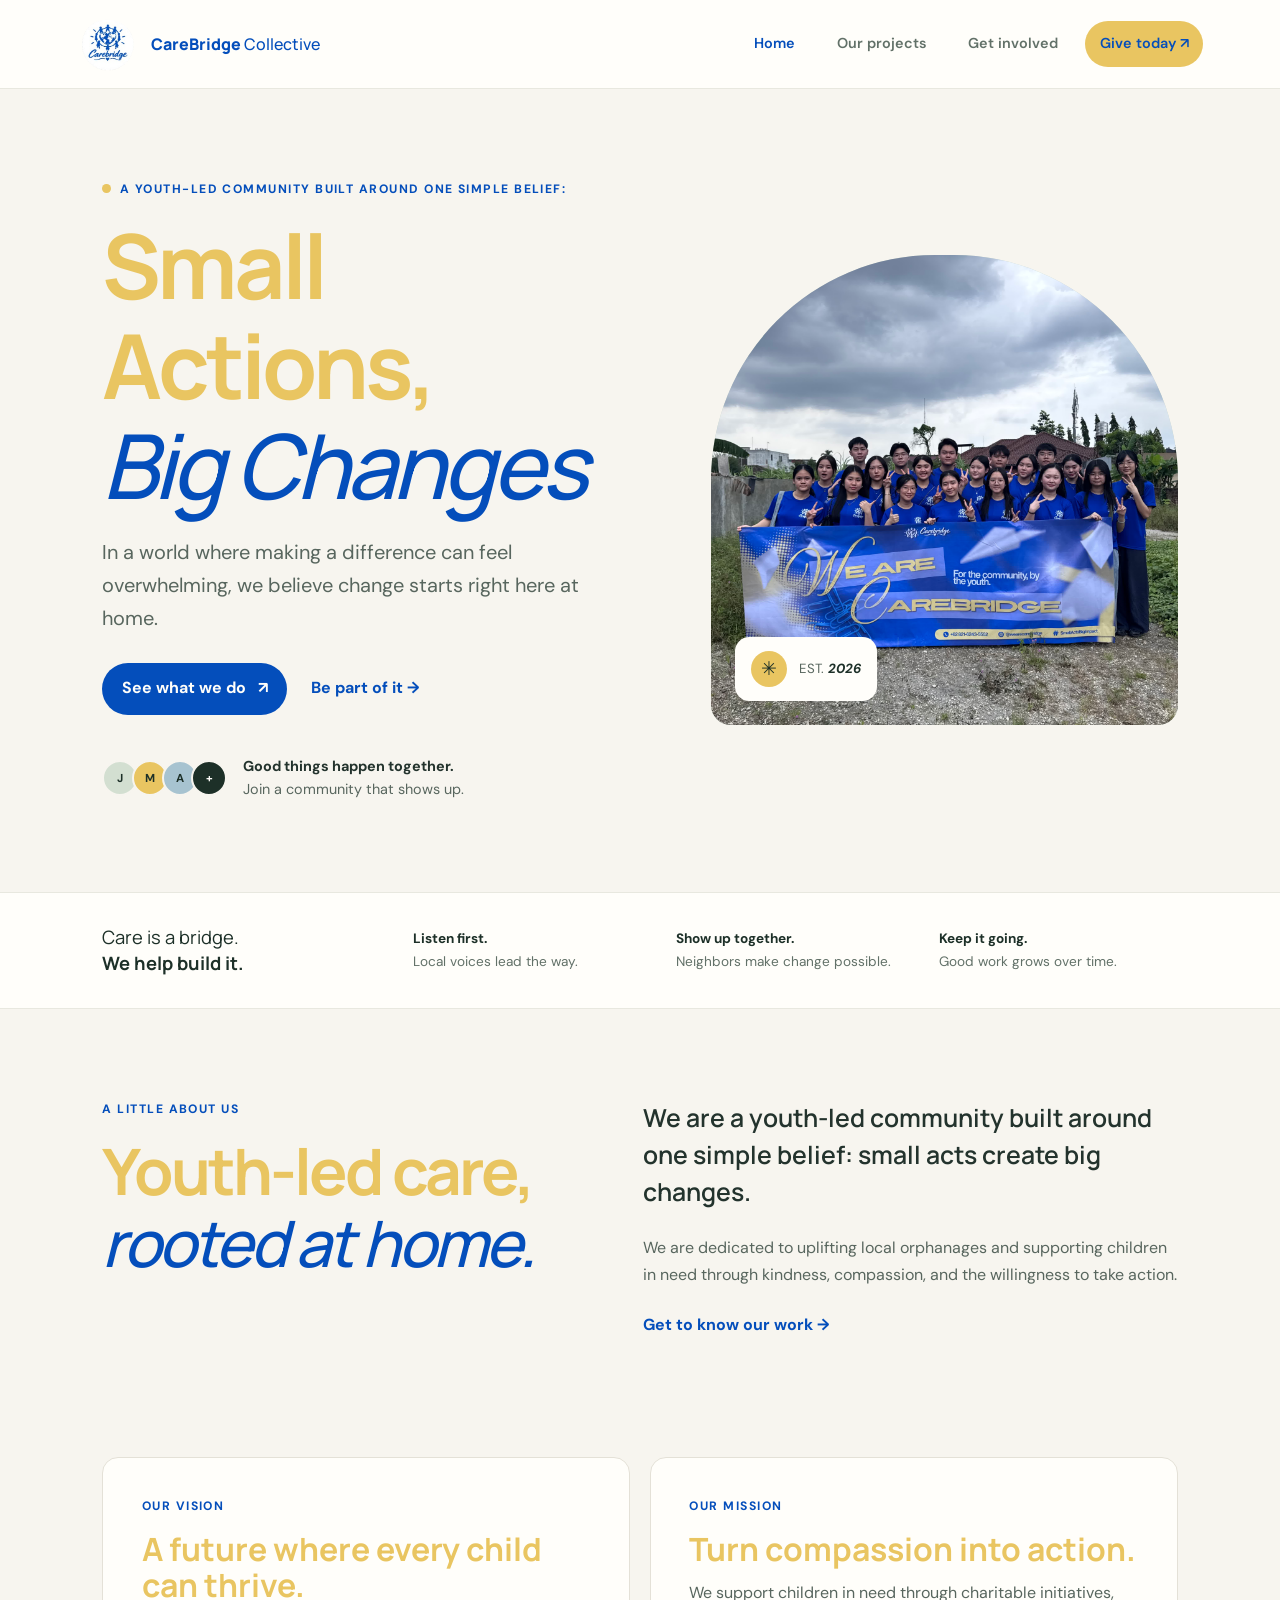
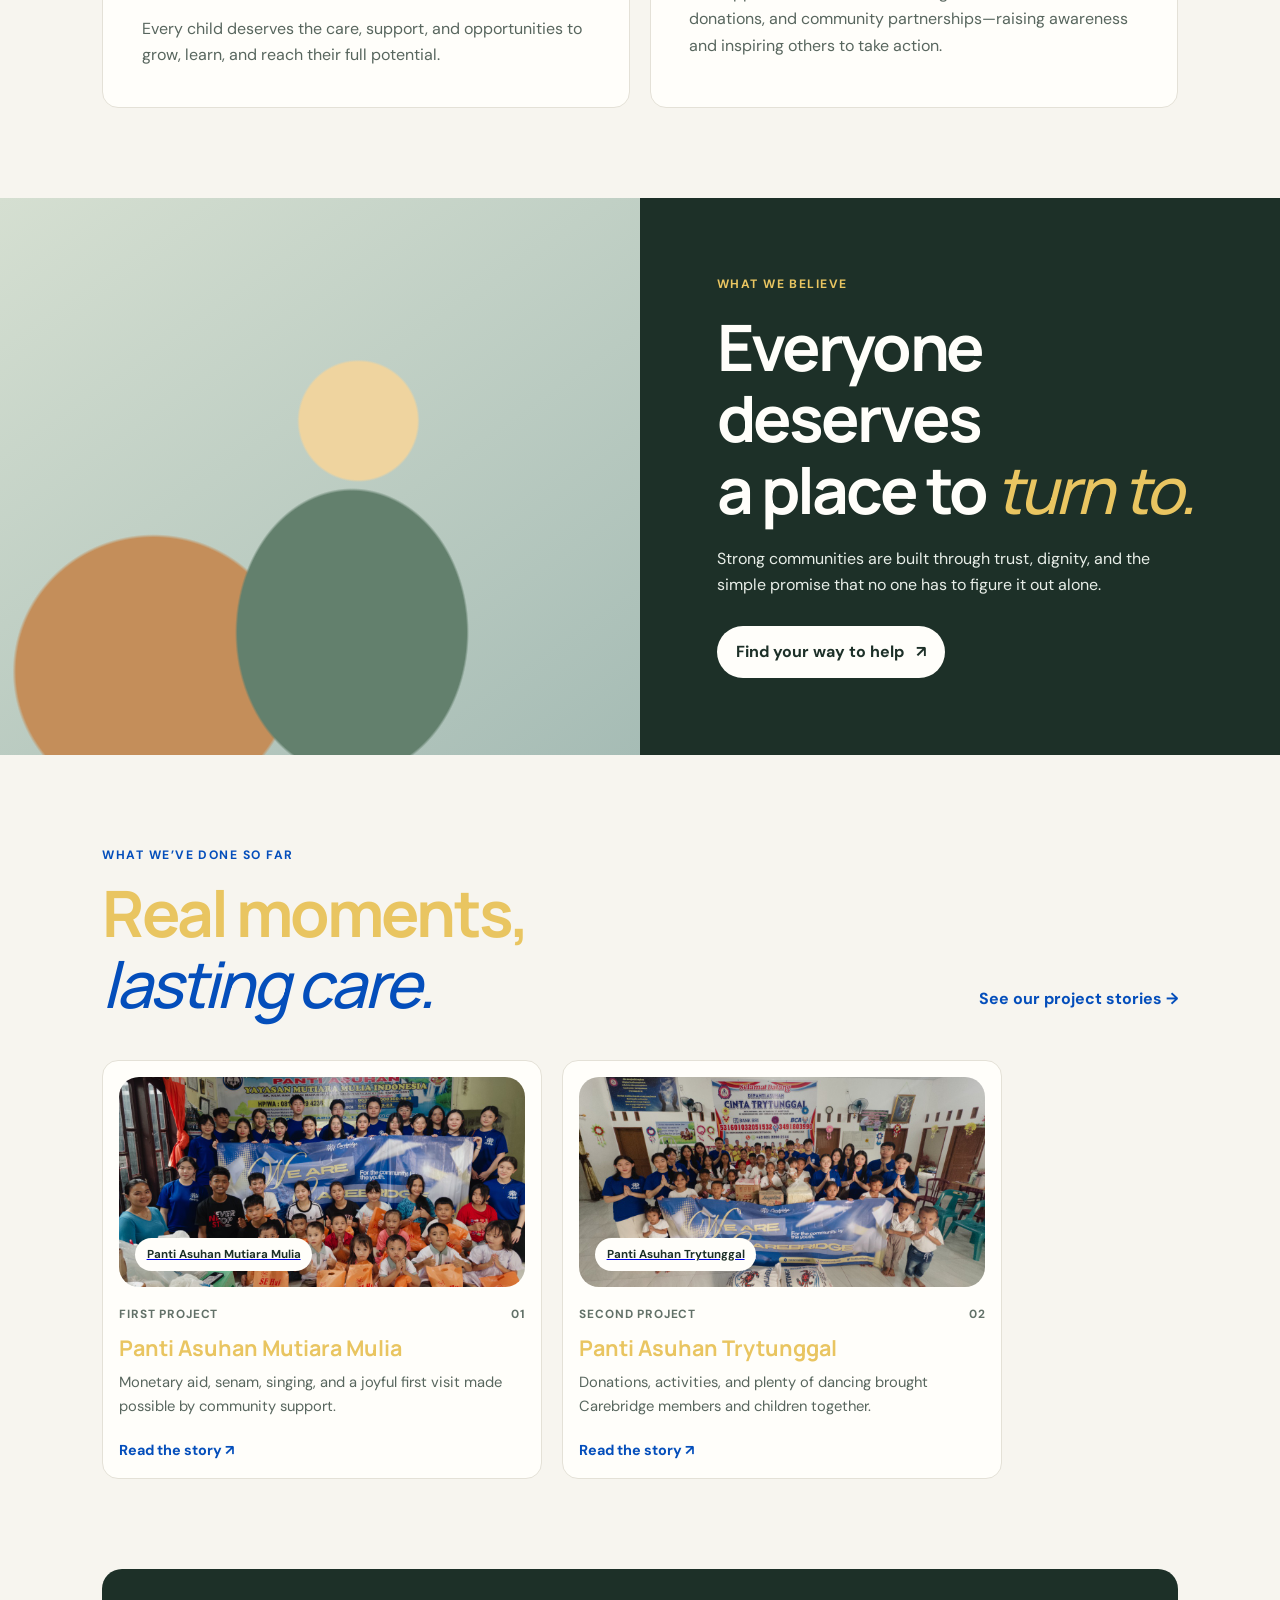
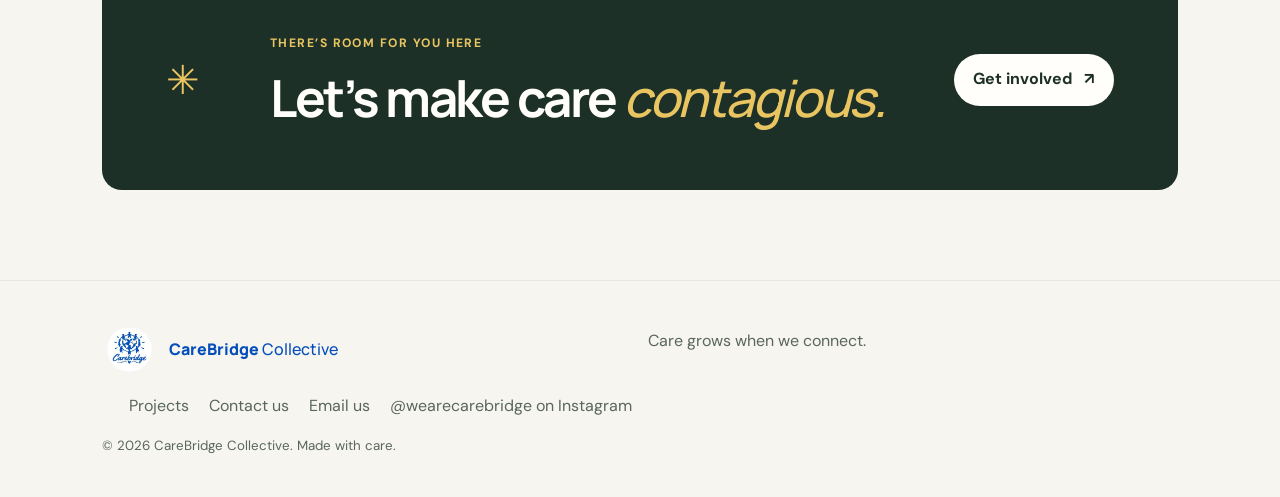
<file: index.html>
<!DOCTYPE html>
<html lang="en">
<head>
    <meta charset="utf-8">
    <meta http-equiv="refresh" content="0; url=Homepage.html">
    <title>Redirecting to CareBridge</title>
</head>
<body>
  <p>Redirecting to <a href="Homepage.html">the homepage</a>.</p>
  <script>window.location.replace("Homepage.html");</script>
</body>
</html>
</file>
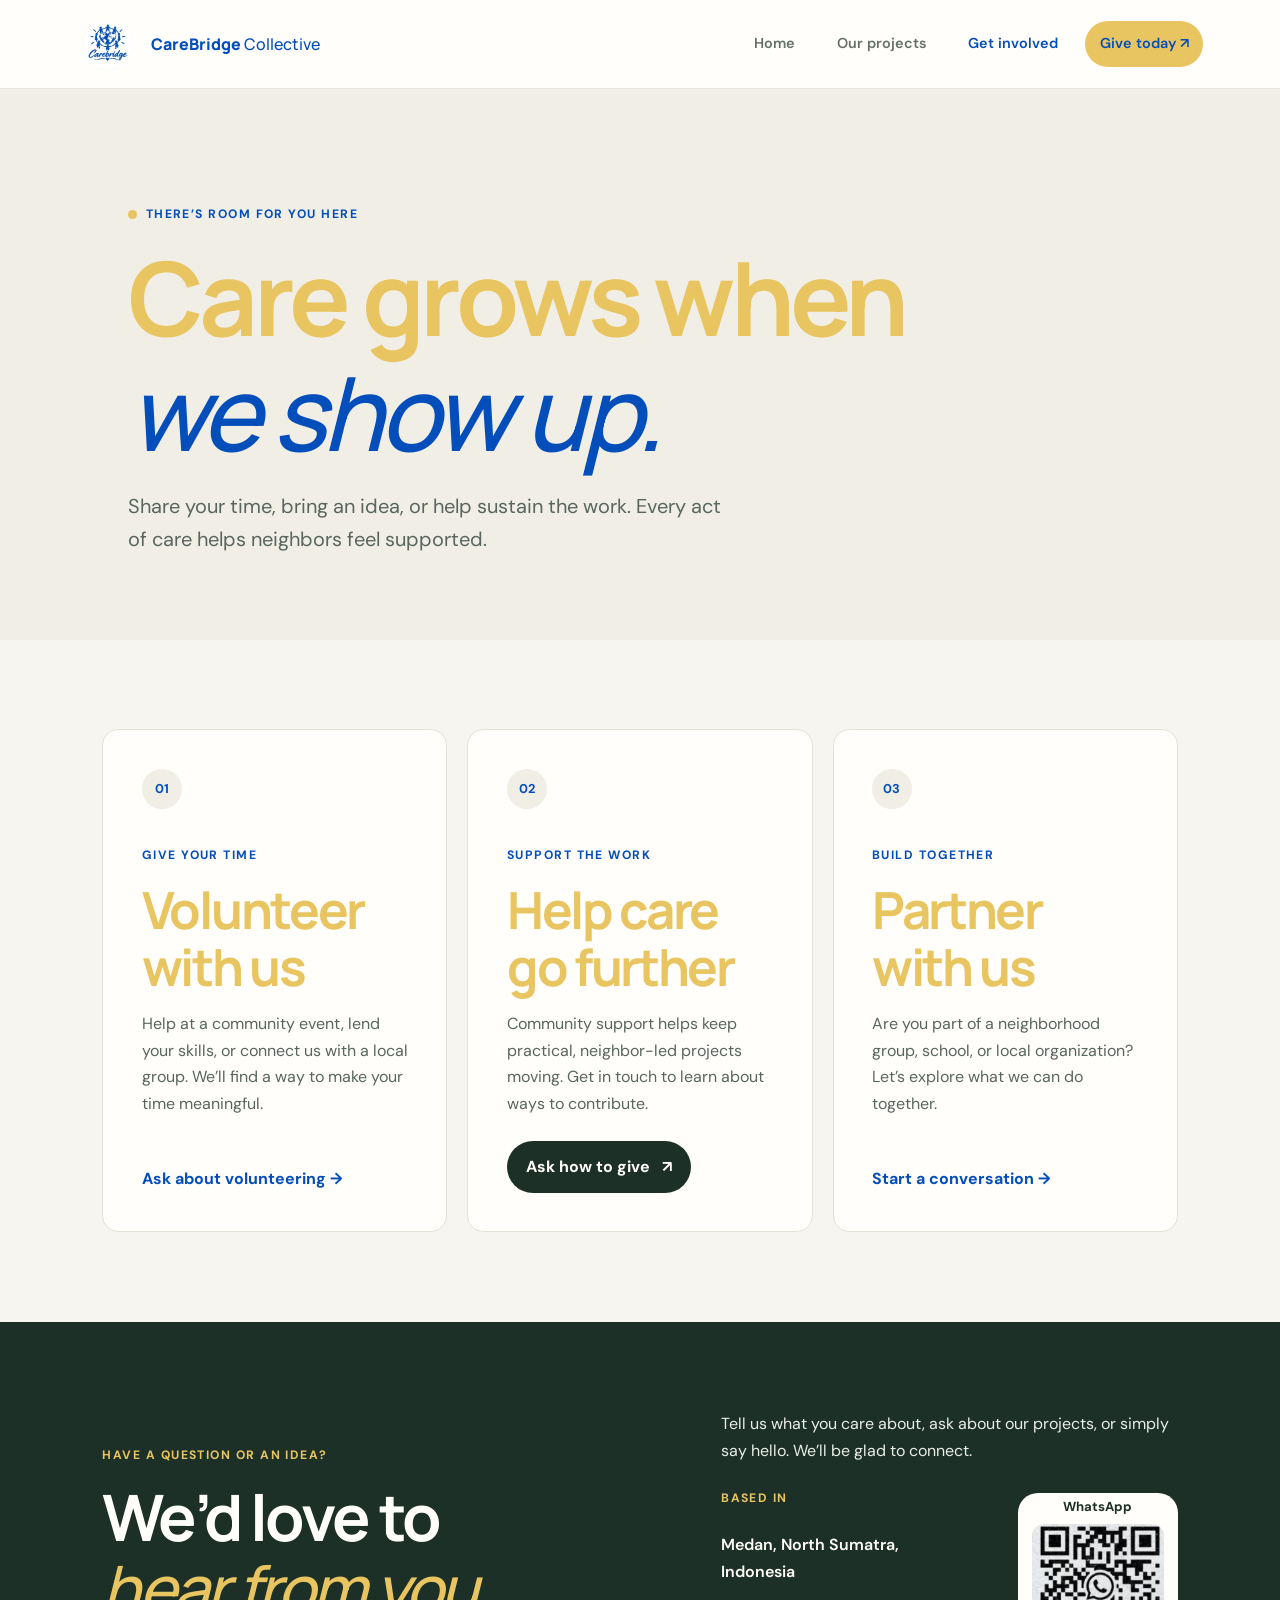
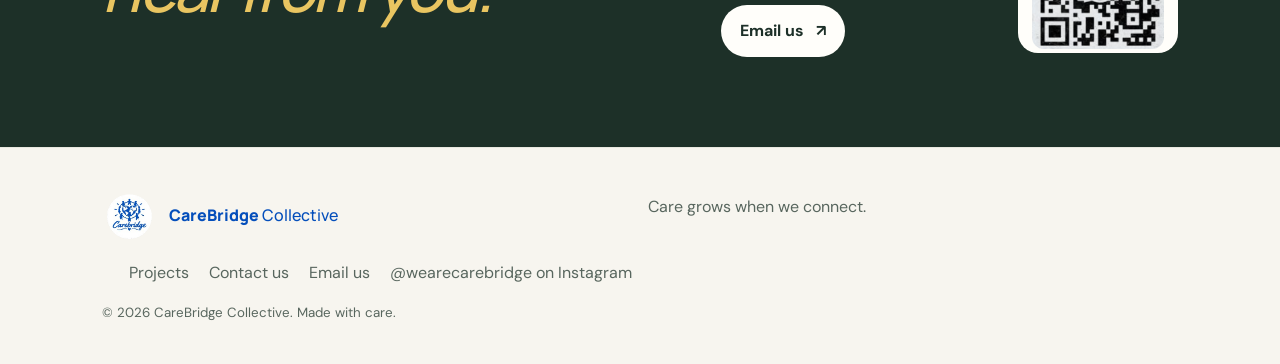
<file: donate.html>
<!doctype html>
<html lang="en">
  <head>
    <meta charset="utf-8">
    <meta name="viewport" content="width=device-width, initial-scale=1">
    <meta name="theme-color" content="#f7f5ef">
    <meta name="description" content="Find ways to volunteer, support CareBridge Collective, or get in touch.">
    <title>Get Involved — CareBridge Collective</title>
    <link rel="preconnect" href="https://fonts.googleapis.com">
    <link rel="preconnect" href="https://fonts.gstatic.com" crossorigin>
    <link href="https://fonts.googleapis.com/css2?family=DM+Sans:wght@400;500;600;700&family=Manrope:wght@400;500;600;700;800&display=swap" rel="stylesheet">
    <link rel="stylesheet" href="styles.css">
    <script src="site.js" defer></script>
  </head>
  <body>
    <header class="site-header">
      <a class="brand" href="Homepage.html" aria-label="CareBridge Collective home">
        <img class="brand-logo" src="images/carebridge-logo.png" alt="" width="64" height="64">
        <span>CareBridge <span class="brand-light">Collective</span></span>
      </a>
      <button class="menu-toggle" type="button" aria-expanded="false" aria-controls="primary-nav">Menu</button>
      <nav class="site-nav" id="primary-nav" aria-label="Main navigation">
        <a href="Homepage.html">Home</a>
        <a href="projects.html">Our projects</a>
        <a class="active" href="donate.html" aria-current="page">Get involved</a>
        <a class="nav-cta" href="#donate">Give today <span aria-hidden="true">↗</span></a>
      </nav>
    </header>

    <main>
      <section class="page-hero">
        <p class="eyebrow"><span class="eyebrow-dot"></span> There’s room for you here</p>
        <h1>Care grows when<br><em>we show up.</em></h1>
        <p class="hero-intro">Share your time, bring an idea, or help sustain the work. Every act of care helps neighbors feel supported.</p>
      </section>

      <section class="section involvement-section" aria-label="Ways to get involved">
        <article class="involvement-card">
          <span class="involvement-number">01</span>
          <p class="eyebrow">Give your time</p>
          <h2>Volunteer with us</h2>
          <p>Help at a community event, lend your skills, or connect us with a local group. We’ll find a way to make your time meaningful.</p>
          <a class="text-link" href="mailto:hello@carebridgecollective.org?subject=Volunteering%20with%20CareBridge">Ask about volunteering <span aria-hidden="true">→</span></a>
        </article>
        <article class="involvement-card" id="donate">
          <span class="involvement-number">02</span>
          <p class="eyebrow">Support the work</p>
          <h2>Help care go further</h2>
          <p>Community support helps keep practical, neighbor-led projects moving. Get in touch to learn about ways to contribute.</p>
          <a class="button button-dark" href="mailto:hello@carebridgecollective.org?subject=Supporting%20CareBridge">Ask how to give <span aria-hidden="true">↗</span></a>
        </article>
        <article class="involvement-card">
          <span class="involvement-number">03</span>
          <p class="eyebrow">Build together</p>
          <h2>Partner with us</h2>
          <p>Are you part of a neighborhood group, school, or local organization? Let’s explore what we can do together.</p>
          <a class="text-link" href="mailto:hello@carebridgecollective.org?subject=Community%20partnership">Start a conversation <span aria-hidden="true">→</span></a>
        </article>
      </section>

      <section class="contact-panel" id="contact">
        <div>
          <p class="eyebrow eyebrow-light">Have a question or an idea?</p>
          <h2>We’d love to<br><em>hear from you.</em></h2>
        </div>
        <div class="contact-copy">
          <p>Tell us what you care about, ask about our projects, or simply say hello. We’ll be glad to connect.</p>
          <div class="contact-details">
            <div class="contact-location">
              <p class="eyebrow eyebrow-light">Based in</p>
              <p>Medan, North Sumatra,<br>Indonesia</p>
              <a class="button button-light" href="mailto:carebridge18@gmail.com">Email us <span aria-hidden="true">↗</span></a>
            </div>
            <div class="whatsapp-qr-placeholder">
              <strong>WhatsApp</strong>
              <img src="images/carebridge-whatsapp-qr.png" alt="WhatsApp QR code for CareBridge">
            </div>
          </div>
        </div>
      </section>
    </main>

     <footer class="site-footer">
      <a class="brand brand-footer" href="Homepage.html" aria-label="CareBridge Collective home"><img class="brand-logo" src="images/carebridge-logo.png" alt="" width="56" height="56"><span>CareBridge <span class="brand-light">Collective</span></span></a>
      <p>Care grows when we connect.</p>
      <div class="footer-links"><a href="projects.html">Projects</a><a href="donate.html#contact">Contact us</a><a href="mailto:hello@carebridgecollective.org">Email us</a><a href="https://www.instagram.com/wearecarebridge/" target="_blank" rel="noopener noreferrer">@wearecarebridge on Instagram</a></div>
      <small>© <span data-year></span> CareBridge Collective. Made with care.</small>
    </footer>
    <!-- Cloudflare Web Analytics -->
    <script type="module" src="https://static.cloudflareinsights.com/beacon.min.js" data-cf-beacon='{"token": "947346bd25314e88bdcd7be268fbce9c"}'></script>
  </body>
</html>
</file>
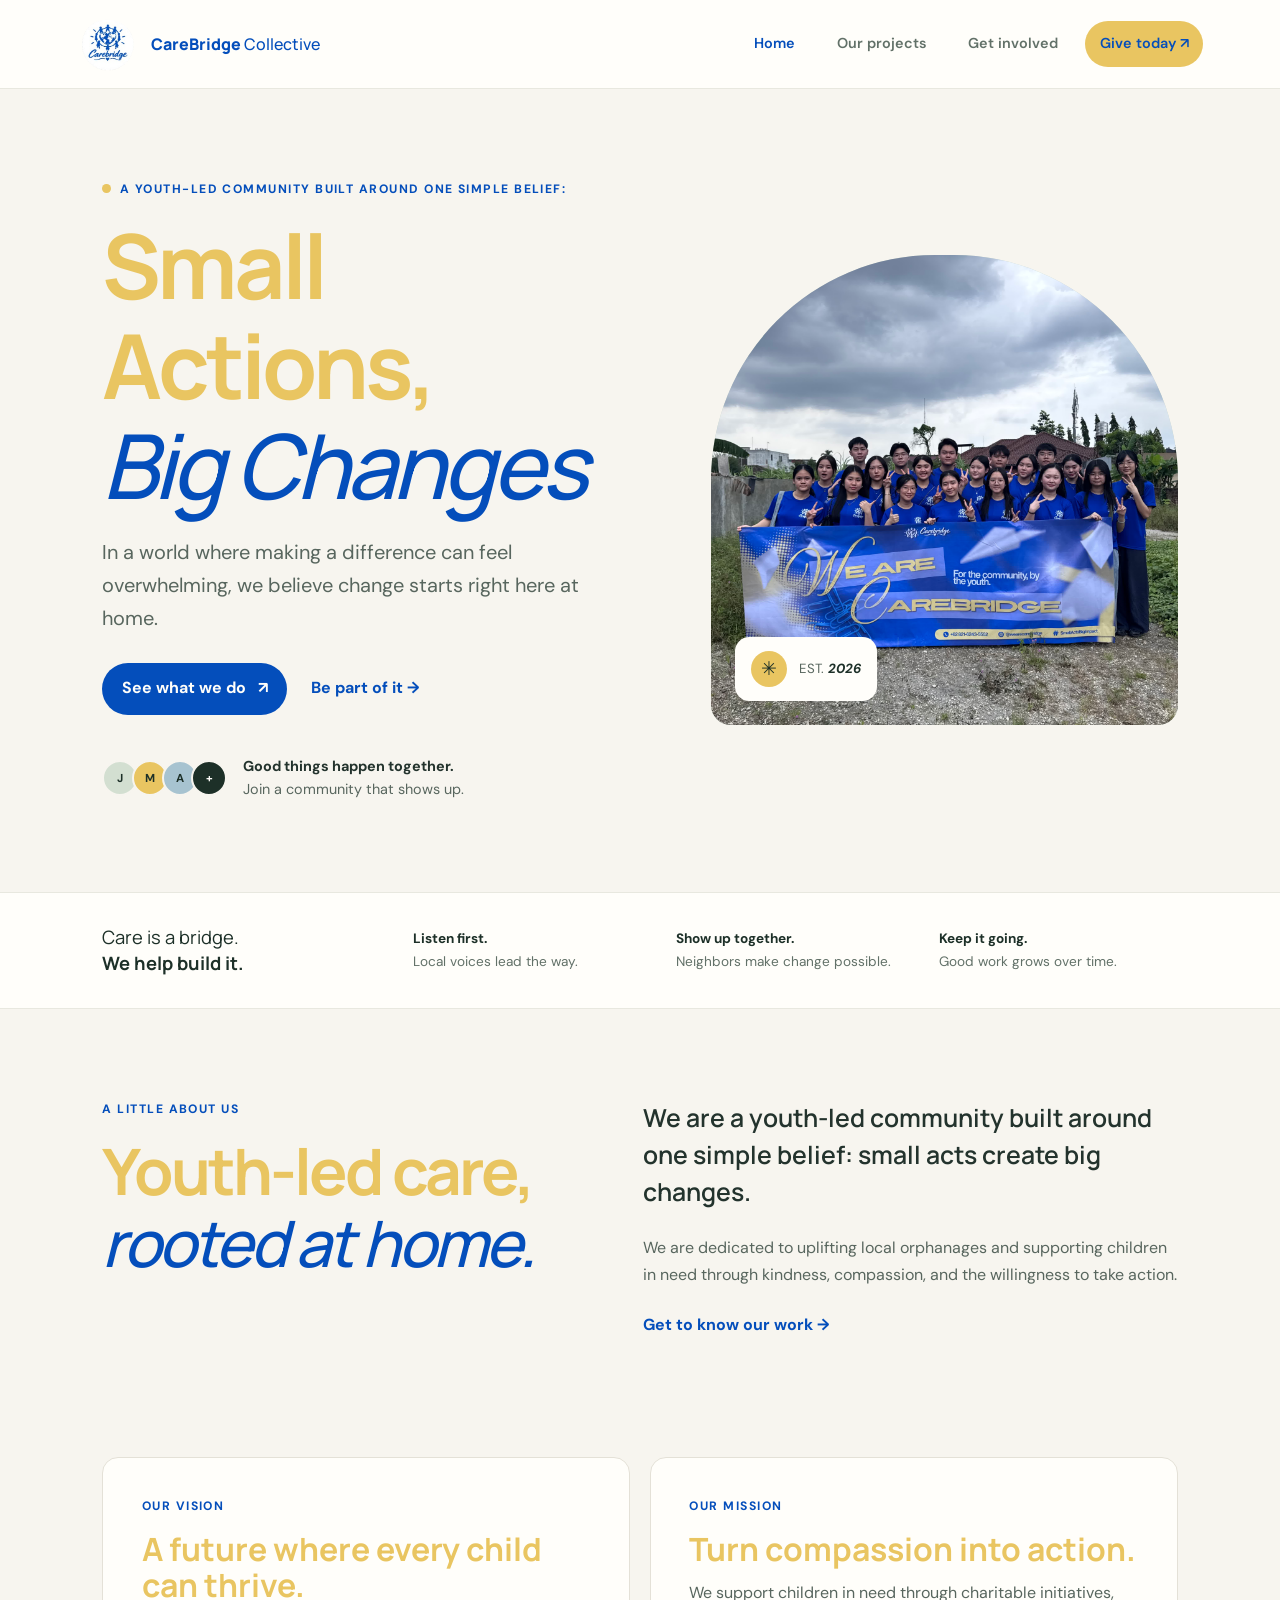
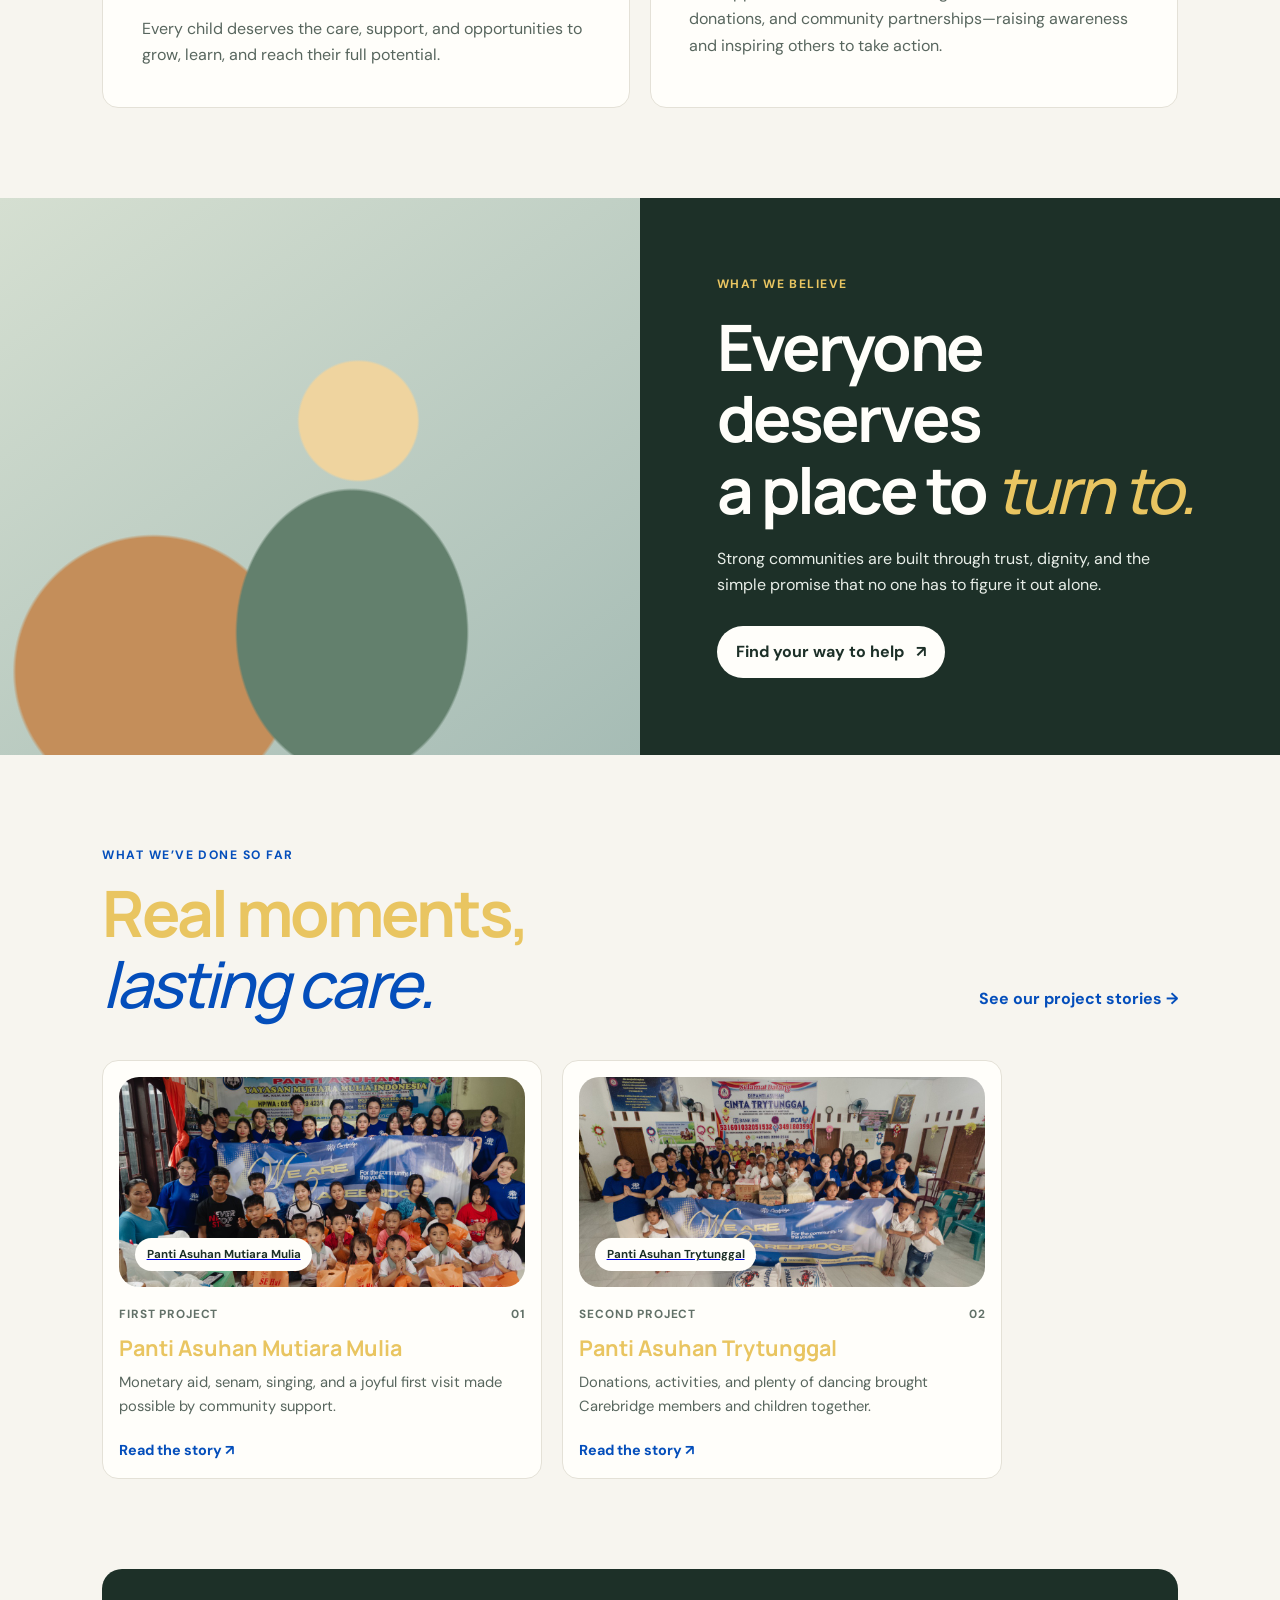
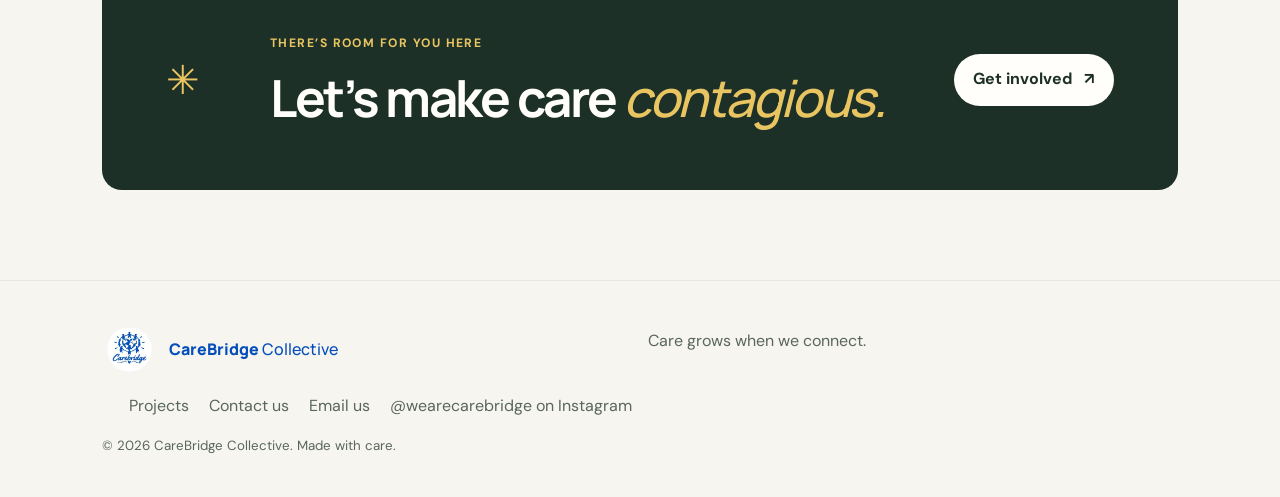
<file: Homepage.html>
<!doctype html>
<html lang="en">
  <head>
    <meta charset="utf-8">
    <meta name="viewport" content="width=device-width, initial-scale=1">
    <meta name="theme-color" content="#f7f5ef">
    <meta name="description" content="CareBridge Collective brings neighbors together to build healthier, more hopeful communities.">
    <title>CareBridge Collective — Care grows when we connect</title>
    <link rel="preconnect" href="https://fonts.googleapis.com">
    <link rel="preconnect" href="https://fonts.gstatic.com" crossorigin>
    <link href="https://fonts.googleapis.com/css2?family=DM+Sans:wght@400;500;600;700&family=Manrope:wght@400;500;600;700;800&display=swap" rel="stylesheet">
    <link rel="stylesheet" href="styles.css">
    <script src="site.js" defer></script>
  </head>
  <body>
    <header class="site-header">
      <a class="brand" href="Homepage.html" aria-label="CareBridge Collective home">
        <img class="brand-logo" src="images/carebridge-logo.png" alt="" width="64" height="64">
        <span>CareBridge <span class="brand-light">Collective</span></span>
      </a>
      <button class="menu-toggle" type="button" aria-expanded="false" aria-controls="primary-nav">Menu</button>
      <nav class="site-nav" id="primary-nav" aria-label="Main navigation">
        <a class="active" href="Homepage.html" aria-current="page">Home</a>
        <a href="projects.html">Our projects</a>
        <a href="donate.html">Get involved</a>
        <a class="nav-cta" href="donate.html#donate">Give today <span aria-hidden="true">↗</span></a>
      </nav>
    </header>

    <main>
      <section class="hero home-hero">
        <div class="hero-copy">
          <p class="eyebrow"><span class="eyebrow-dot"></span> A youth-led community built around one simple belief:</p>
          <h1>Small Actions,<br><em>Big Changes</em></h1>
          <p class="hero-intro">In a world where making a difference can feel overwhelming, we believe change starts right here at home.</p>
          <div class="hero-actions">
            <a class="button button-dark" href="projects.html">See what we do <span aria-hidden="true">↗</span></a>
            <a class="text-link" href="donate.html">Be part of it <span aria-hidden="true">→</span></a>
          </div>
          <div class="hero-note">
            <div class="avatar-stack" aria-hidden="true"><span>J</span><span>M</span><span>A</span><span>+</span></div>
            <p><strong>Good things happen together.</strong><br>Join a community that shows up.</p>
          </div>
        </div>
        <div class="hero-art" role="img" aria-label="Volunteers sharing a joyful moment in their community">
          <img class="hero-image" src="images/carebridge-team.jpg" alt="The CareBridge team holding their community banner">
          <div class="image-note"><span class="note-icon">✳</span><span>EST. <em><strong>2026</strong></em></span></div>
        </div>
      </section>

      <section class="impact-strip" aria-label="Our approach">
        <p>Care is a bridge.<br><strong>We help build it.</strong></p>
        <span class="impact-divider" aria-hidden="true"></span>
        <p><strong>Listen first.</strong><br>Local voices lead the way.</p>
        <p><strong>Show up together.</strong><br>Neighbors make change possible.</p>
        <p><strong>Keep it going.</strong><br>Good work grows over time.</p>
      </section>

      <section class="section about-section">
        <div class="section-heading">
          <p class="eyebrow">A little about us</p>
          <h2>Youth-led care,<br><em>rooted at home.</em></h2>
        </div>
        <div class="about-copy">
          <p class="large-copy">We are a youth-led community built around one simple belief: small acts create big changes.</p>
          <p>We are dedicated to uplifting local orphanages and supporting children in need through kindness, compassion, and the willingness to take action.</p>
          <a class="text-link" href="projects.html">Get to know our work <span aria-hidden="true">→</span></a>
        </div>
        <div class="about-pillars">
          <article class="about-pillar">
            <p class="eyebrow">Our vision</p>
            <h3>A future where every child can thrive.</h3>
            <p>Every child deserves the care, support, and opportunities to grow, learn, and reach their full potential.</p>
          </article>
          <article class="about-pillar">
            <p class="eyebrow">Our mission</p>
            <h3>Turn compassion into action.</h3>
            <p>We support children in need through charitable initiatives, donations, and community partnerships—raising awareness and inspiring others to take action.</p>
          </article>
        </div>
      </section>

      <section class="focus-section">
        <div class="focus-photo" role="img" aria-label="A volunteer helping prepare fresh food for a community gathering"></div>
        <div class="focus-content">
          <p class="eyebrow eyebrow-light">What we believe</p>
          <h2>Everyone deserves<br>a place to <em>turn to.</em></h2>
          <p>Strong communities are built through trust, dignity, and the simple promise that no one has to figure it out alone.</p>
          <a class="button button-light" href="donate.html">Find your way to help <span aria-hidden="true">↗</span></a>
        </div>
      </section>

      <section class="section featured-section">
        <div class="section-title-row">
          <div><p class="eyebrow">What we’ve done so far</p><h2>Real moments,<br><em>lasting care.</em></h2></div>
          <a class="text-link" href="projects.html">See our project stories <span aria-hidden="true">→</span></a>
        </div>
        <div class="project-grid">
          <article class="project-card">
            <a class="project-image project-photo-card project-photo-card-first" href="projects.html#mutiara-mulia" aria-label="Read about the visit to Panti Asuhan Mutiara Mulia"></a>
            <div class="project-meta"><span>First project</span><span>01</span></div>
            <h3>Panti Asuhan Mutiara Mulia</h3>
            <p>Monetary aid, senam, singing, and a joyful first visit made possible by community support.</p>
            <a class="card-link" href="projects.html#mutiara-mulia">Read the story <span aria-hidden="true">↗</span></a>
          </article>
          <article class="project-card">
            <a class="project-image project-photo-card project-photo-card-second" href="projects.html#trytunggal" aria-label="Read about the visit to Panti Asuhan Trytunggal"></a>
            <div class="project-meta"><span>Second project</span><span>02</span></div>
            <h3>Panti Asuhan Trytunggal</h3>
            <p>Donations, activities, and plenty of dancing brought Carebridge members and children together.</p>
            <a class="card-link" href="projects.html#trytunggal">Read the story <span aria-hidden="true">↗</span></a>
          </article>
        </div>
      </section>
      <section class="join-banner">
        <div class="join-mark" aria-hidden="true">✳</div>
        <div><p class="eyebrow eyebrow-light">There’s room for you here</p><h2>Let’s make care <em>contagious.</em></h2></div>
        <a class="button button-light" href="donate.html">Get involved <span aria-hidden="true">↗</span></a>
      </section>
    </main>

     <footer class="site-footer">
      <a class="brand brand-footer" href="Homepage.html" aria-label="CareBridge Collective home"><img class="brand-logo" src="images/carebridge-logo.png" alt="" width="56" height="56"><span>CareBridge <span class="brand-light">Collective</span></span></a>
      <p>Care grows when we connect.</p>
      <div class="footer-links"><a href="projects.html">Projects</a><a href="donate.html#contact">Contact us</a><a href="mailto:hello@carebridgecollective.org">Email us</a><a href="https://www.instagram.com/wearecarebridge/" target="_blank" rel="noopener noreferrer">@wearecarebridge on Instagram</a></div>
      <small>© <span data-year></span> CareBridge Collective. Made with care.</small>
    </footer>
    <!-- Cloudflare Web Analytics -->
    <script type="module" src="https://static.cloudflareinsights.com/beacon.min.js" data-cf-beacon='{"token": "947346bd25314e88bdcd7be268fbce9c"}'></script>
  </body>
</html>
</file>
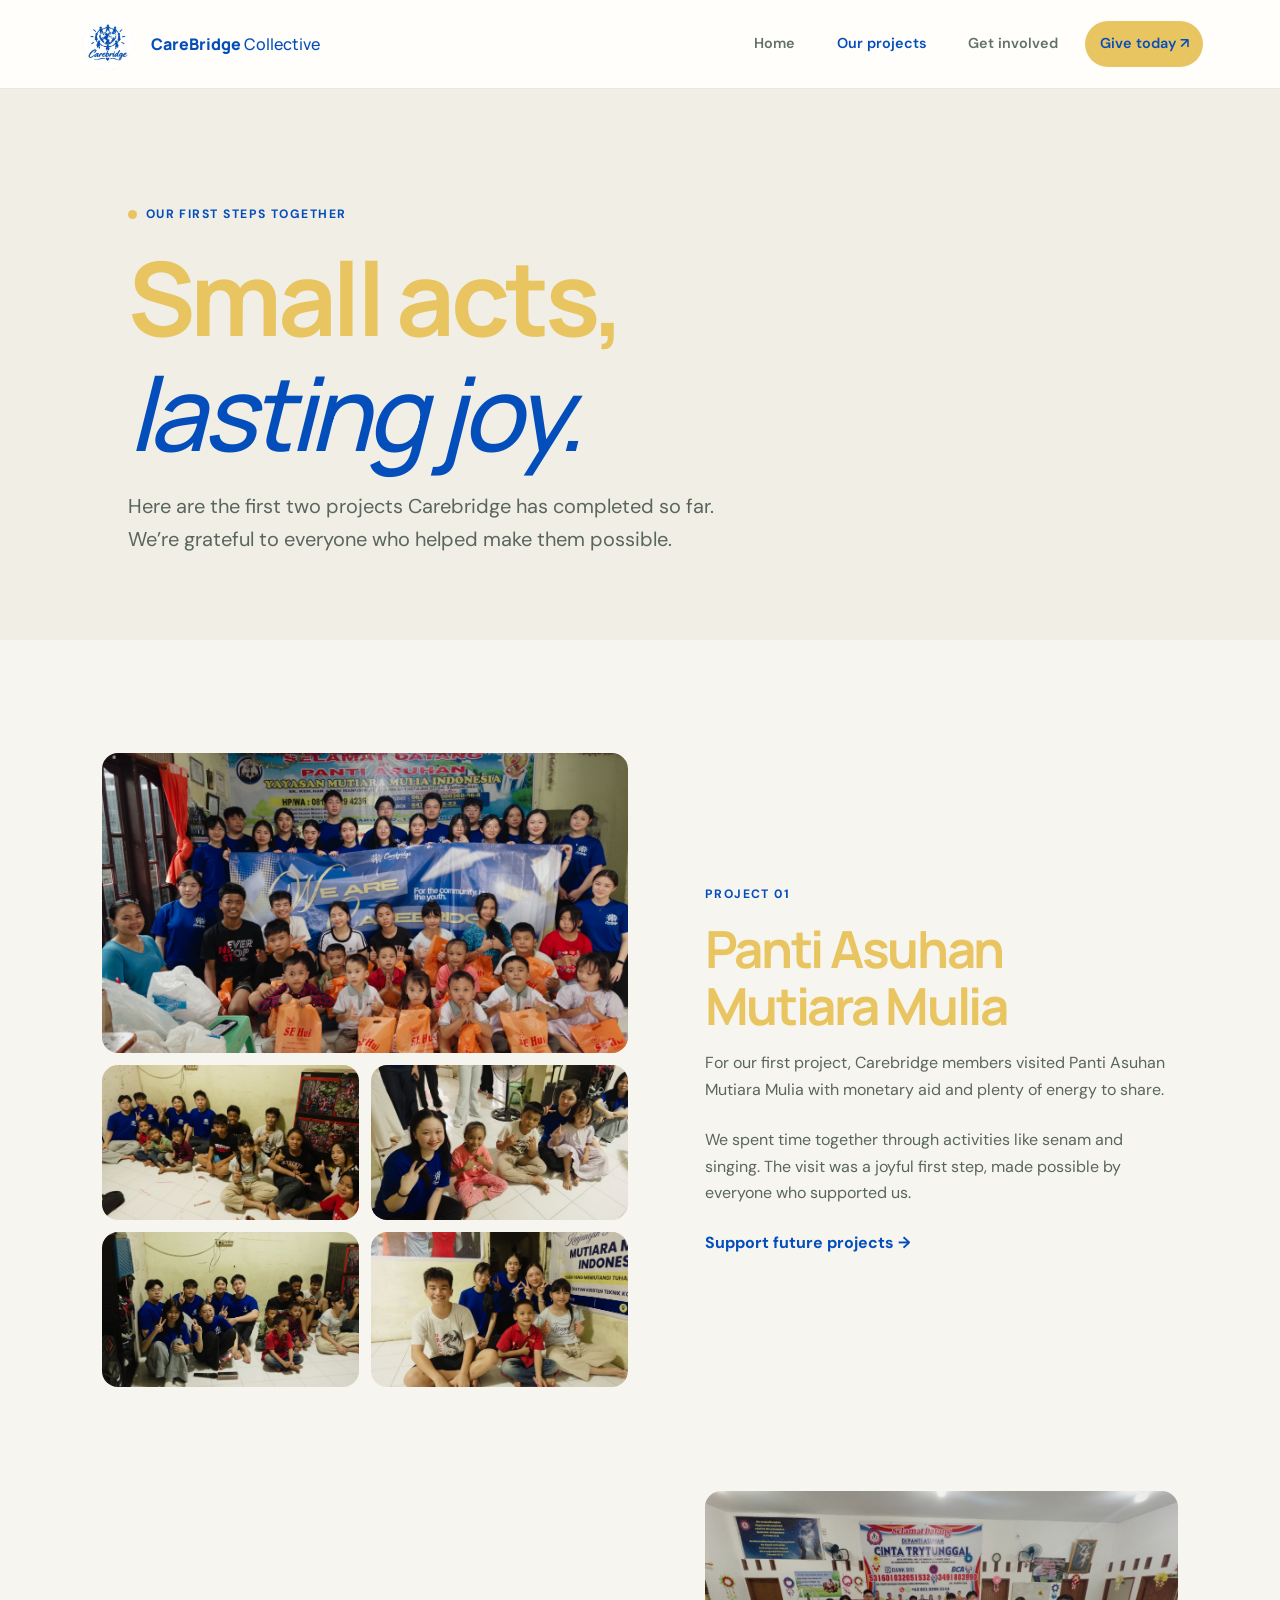
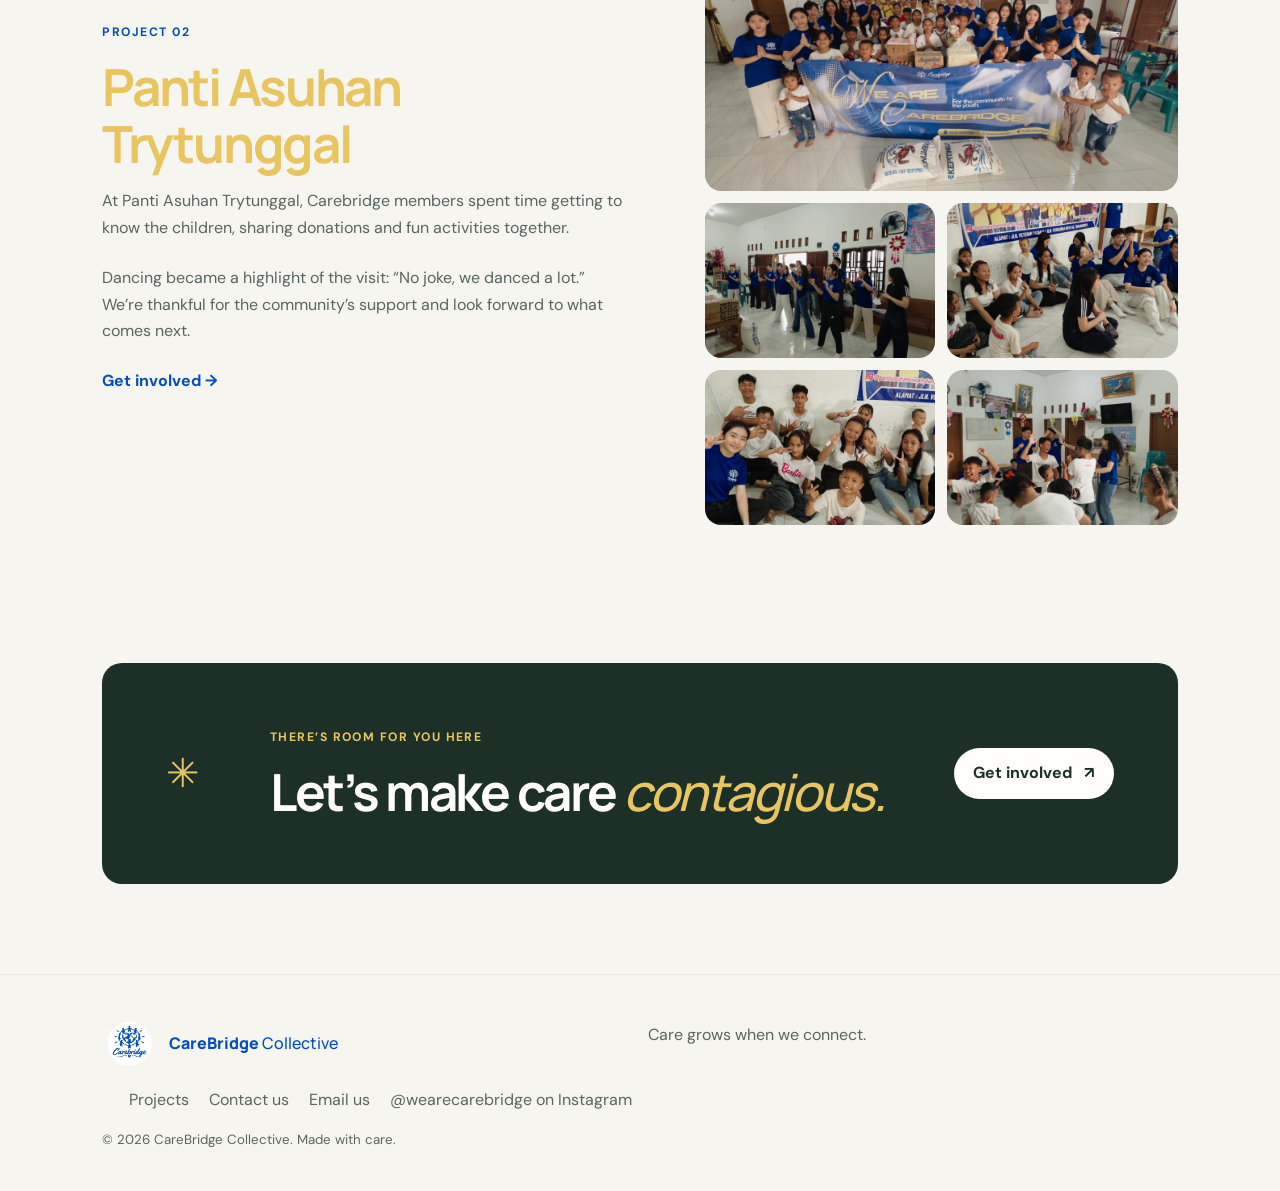
<file: projects.html>
<!doctype html>
<html lang="en">
  <head>
    <meta charset="utf-8">
    <meta name="viewport" content="width=device-width, initial-scale=1">
    <meta name="theme-color" content="#f7f5ef">
    <meta name="description" content="See Carebridge’s first two projects: visits to Panti Asuhan Mutiara Mulia and Panti Asuhan Trytunggal.">
    <title>Our Projects — Carebridge</title>
    <link rel="preconnect" href="https://fonts.googleapis.com">
    <link rel="preconnect" href="https://fonts.gstatic.com" crossorigin>
    <link href="https://fonts.googleapis.com/css2?family=DM+Sans:wght@400;500;600;700&family=Manrope:wght@400;500;600;700;800&display=swap" rel="stylesheet">
    <link rel="stylesheet" href="styles.css">
    <script src="site.js" defer></script>
  </head>
  <body>
    <header class="site-header">
      <a class="brand" href="Homepage.html" aria-label="CareBridge Collective home">
        <img class="brand-logo" src="images/carebridge-logo.png" alt="" width="64" height="64">
        <span>CareBridge <span class="brand-light">Collective</span></span>
      </a>
      <button class="menu-toggle" type="button" aria-expanded="false" aria-controls="primary-nav">Menu</button>
      <nav class="site-nav" id="primary-nav" aria-label="Main navigation">
        <a href="Homepage.html">Home</a>
        <a class="active" href="projects.html" aria-current="page">Our projects</a>
        <a href="donate.html">Get involved</a>
        <a class="nav-cta" href="donate.html#donate">Give today <span aria-hidden="true">↗</span></a>
      </nav>
    </header>

    <main>
      <section class="page-hero">
        <p class="eyebrow"><span class="eyebrow-dot"></span> Our first steps together</p>
        <h1>Small acts,<br><em>lasting joy.</em></h1>
        <p class="hero-intro">Here are the first two projects Carebridge has completed so far. We’re grateful to everyone who helped make them possible.</p>
      </section>

      <section class="section projects-page-section" aria-label="Our projects">
        <article class="project-detail" id="mutiara-mulia">
          <div class="project-gallery" aria-label="Photos from Panti Asuhan Mutiara Mulia">
            <img class="project-gallery-main" src="images/project-mutiara-mulia-01.jpg" alt="CareBridge team at Panti Asuhan Mutiara Mulia">
            <img src="images/project-mutiara-mulia-02.jpg" alt="CareBridge members spending time with the children">
            <img src="images/project-mutiara-mulia-03.jpg" alt="CareBridge members posing with the children">
            <img src="images/project-mutiara-mulia-04.jpg" alt="CareBridge team during the Mutiara Mulia visit">
            <img src="images/project-mutiara-mulia-05.jpg" alt="CareBridge volunteers and children at Mutiara Mulia">
          </div>
          <div class="project-detail-copy">
            <p class="eyebrow">Project 01</p>
            <h2>Panti Asuhan Mutiara Mulia</h2>
            <p>For our first project, Carebridge members visited Panti Asuhan Mutiara Mulia with monetary aid and plenty of energy to share.</p>
            <p>We spent time together through activities like senam and singing. The visit was a joyful first step, made possible by everyone who supported us.</p>
            <a class="text-link" href="donate.html">Support future projects <span aria-hidden="true">→</span></a>
          </div>
        </article>

        <article class="project-detail project-detail-reverse" id="trytunggal">
          <div class="project-gallery" aria-label="Photos from Panti Asuhan Trytunggal">
            <img class="project-gallery-main" src="images/project-trytunggal-main.jpg" alt="CareBridge team at Panti Asuhan Trytunggal">
            <img src="images/project-trytunggal-02.jpg" alt="CareBridge members dancing with the children">
            <img src="images/project-trytunggal-03.jpg" alt="CareBridge members spending time with Trytunggal children">
            <img src="images/project-trytunggal-04.jpg" alt="A group moment during the Trytunggal visit">
            <img src="images/project-trytunggal-05.jpg" alt="Children joining the CareBridge activities">
          </div>
          <div class="project-detail-copy">
            <p class="eyebrow">Project 02</p>
            <h2>Panti Asuhan Trytunggal</h2>
            <p>At Panti Asuhan Trytunggal, Carebridge members spent time getting to know the children, sharing donations and fun activities together.</p>
            <p>Dancing became a highlight of the visit: “No joke, we danced a lot.” We’re thankful for the community’s support and look forward to what comes next.</p>
            <a class="text-link" href="donate.html">Get involved <span aria-hidden="true">→</span></a>
          </div>
        </article>
      </section>

      <section class="join-banner">
        <div class="join-mark" aria-hidden="true">✳</div>
        <div><p class="eyebrow eyebrow-light">There’s room for you here</p><h2>Let’s make care <em>contagious.</em></h2></div>
        <a class="button button-light" href="donate.html">Get involved <span aria-hidden="true">↗</span></a>
      </section>
    </main>

    <footer class="site-footer">
      <a class="brand brand-footer" href="Homepage.html" aria-label="CareBridge Collective home"><img class="brand-logo" src="images/carebridge-logo.png" alt="" width="56" height="56"><span>CareBridge <span class="brand-light">Collective</span></span></a>
      <p>Care grows when we connect.</p>
      <div class="footer-links"><a href="projects.html">Projects</a><a href="donate.html#contact">Contact us</a><a href="mailto:hello@carebridgecollective.org">Email us</a><a href="https://www.instagram.com/wearecarebridge/" target="_blank" rel="noopener noreferrer">@wearecarebridge on Instagram</a></div>
      <small>© <span data-year></span> CareBridge Collective. Made with care.</small>
    </footer>
    <!-- Cloudflare Web Analytics -->
    <script type="module" src="https://static.cloudflareinsights.com/beacon.min.js" data-cf-beacon='{"token": "947346bd25314e88bdcd7be268fbce9c"}'></script>
  </body>
</html>
</file>
<file: styles.css>
:root {
  color-scheme: light;
  --nav-ink: #044ebb;
  --nav-muted: #627168;
  --nav-accent: #e9c561;
  --nav-background: #fffefa;
  --nav-border: #e8e8df;
}

* {
  box-sizing: border-box;
}

html {
  scroll-behavior: smooth;
}

.site-header {
  position: sticky;
  top: 0;
  z-index: 10;
  display: flex;
  align-items: center;
  justify-content: space-between;
  gap: 2rem;
  min-height: 76px;
  padding: 0.75rem clamp(1.25rem, 6vw, 6rem);
  border-bottom: 1px solid var(--nav-border);
  background: var(--nav-background);
}

.brand {
  display: inline-flex;
  align-items: center;
  gap: 0.65rem;
  color: var(--nav-ink);
  font-family: "Manrope", sans-serif;
  font-size: 1rem;
  font-weight: 800;
  text-decoration: none;
  white-space: nowrap;
}

.brand-mark {
  display: grid;
  width: 2rem;
  height: 2rem;
  place-items: center;
  border-radius: 50%;
  background: var(--nav-accent);
  font-size: 1.2rem;
}

.brand-light {
  font-weight: 500;
}

.brand-logo {
  display: block;
  width: 64px;
  height: 64px;
  object-fit: cover;
  object-position: center;
  clip-path: circle(45% at 48% 57%);
}

.brand-footer .brand-logo {
  width: 56px;
  height: 56px;
}

.site-nav {
  display: flex;
  align-items: center;
  justify-content: flex-end;
  gap: clamp(0.25rem, 1vw, 1rem);
}

.site-nav a {
  padding: 0.7rem 0.9rem;
  border-radius: 999px;
  color: var(--nav-muted);
  font-family: "DM Sans", sans-serif;
  font-size: 0.9rem;
  font-weight: 600;
  text-decoration: none;
  transition: background-color 160ms ease, color 160ms ease;
}

.site-nav a:hover,
.site-nav a:focus-visible {
  background: var(--nav-accent);
  color: var(--nav-ink);
}

.site-nav a.active {
  color: var(--nav-ink);
}

.site-nav a.nav-cta {
  background: var(--nav-accent);
  color: var(--nav-ink);
}

.site-nav a:focus-visible,
.brand:focus-visible {
  outline: 2px solid var(--nav-ink);
  outline-offset: 3px;
}

@media (max-width: 640px) {
  .site-header {
    align-items: center;
    flex-direction: row;
    flex-wrap: wrap;
    gap: 0.6rem 1rem;
    padding: 0.9rem 1rem;
  }

  .brand {
    margin-right: auto;
  }

  .has-js .menu-toggle:not([hidden]) {
    display: inline-flex;
  }

  .site-nav {
    justify-content: flex-start;
    flex-wrap: wrap;
    gap: 0.1rem;
    width: 100%;
  }

  .site-nav a {
    padding: 0.55rem 0.7rem;
    font-size: 0.84rem;
  }
}

@media (prefers-reduced-motion: reduce) {
  html {
    scroll-behavior: auto;
  }

  .site-nav a {
    transition: none;
  }
}

body {
  margin: 0;
  background: #f7f5ef;
  color: #23332d;
  font-family: "DM Sans", sans-serif;
  line-height: 1.65;
}

img {
  max-width: 100%;
}

h1,
h2,
h3,
p {
  margin-top: 0;
}

h1,
h2,
h3 {
  color: #e9c561;
  font-family: "Manrope", sans-serif;
  line-height: 1.12;
}

h1,
h2 {
  letter-spacing: -0.045em;
}

h1 em,
h2 em {
  color: var(--nav-ink);
  font-weight: 500;
}

.menu-toggle {
  display: none;
  align-items: center;
  justify-content: center;
  padding: 0.55rem 0.85rem;
  border: 1px solid var(--nav-border);
  border-radius: 999px;
  background: var(--nav-background);
  color: var(--nav-ink);
  font: inherit;
  font-size: 0.9rem;
  font-weight: 600;
  cursor: pointer;
}

.menu-toggle:focus-visible {
  outline: 2px solid var(--nav-ink);
  outline-offset: 3px;
}

.menu-toggle[hidden],
.site-nav[hidden] {
  display: none;
}

.page-hero {
  padding: clamp(4rem, 9vw, 8rem) clamp(1.25rem, 10vw, 10rem) 4rem;
  background: #f0eee5;
}

.page-hero h1 {
  max-width: 820px;
  margin-bottom: 1.25rem;
  font-size: clamp(3rem, 8vw, 6.5rem);
}

.page-hero .hero-intro {
  max-width: 600px;
}

.eyebrow {
  display: flex;
  align-items: center;
  gap: 0.55rem;
  margin-bottom: 1rem;
  color: var(--nav-ink);
  font-size: 0.76rem;
  font-weight: 700;
  letter-spacing: 0.12em;
  text-transform: uppercase;
}

.eyebrow-dot {
  width: 0.55rem;
  height: 0.55rem;
  border-radius: 50%;
  background: var(--nav-accent);
}

.hero-intro {
  color: #58665e;
  font-size: clamp(1.05rem, 1.8vw, 1.25rem);
}

.section {
  padding: clamp(3.5rem, 7vw, 6.5rem) clamp(1.25rem, 8vw, 8rem);
}

.projects-page-section {
  display: grid;
  gap: 2rem;
}

.project-detail {
  display: grid;
  grid-template-columns: minmax(0, 1fr) minmax(0, 0.9fr);
  align-items: center;
  gap: clamp(2rem, 6vw, 6rem);
  padding: 1.5rem 0 3rem;
  scroll-margin-top: 2rem;
}

.project-detail-reverse .project-image,
.project-detail-reverse .project-gallery,
.project-detail-reverse .project-photo-placeholder {
  order: 2;
}

.project-photo-placeholder {
  display: flex;
  align-items: center;
  justify-content: center;
  flex-direction: column;
  gap: 0.65rem;
  min-height: 300px;
  margin: 0;
  border: 1px dashed #aeb8a9;
  border-radius: 1.25rem;
  background:
    radial-gradient(circle at 50% 45%, #fffefa 0 19%, transparent 19.5%),
    linear-gradient(135deg, #e8ebdf, #d6e0d2);
  color: #58665e;
  font-size: 0.9rem;
  font-weight: 700;
  text-align: center;
}

.photo-placeholder-icon {
  color: var(--nav-ink);
  font-size: 2rem;
}

.project-image {
  display: block;
  min-height: 300px;
  border-radius: 1.25rem;
  background-color: #e4e6d9;
  background-position: center;
  background-size: cover;
}

.project-image-food {
  background-image: radial-gradient(ellipse at 68% 32%, #e6ba64 0 13%, transparent 14%), radial-gradient(ellipse at 30% 68%, #698653 0 16%, transparent 17%), linear-gradient(135deg, #f1dfb7, #b6c4a0);
}

.project-image-learning {
  background-image: radial-gradient(circle at 35% 35%, #f6e5bb 0 17%, transparent 18%), radial-gradient(circle at 72% 65%, #6f8590 0 18%, transparent 19%), linear-gradient(135deg, #c9d4c2, #e8c99a);
}

.project-image-wellbeing {
  background-image: radial-gradient(circle at 68% 36%, #e7c56e 0 14%, transparent 15%), radial-gradient(circle at 34% 66%, #819a83 0 19%, transparent 20%), linear-gradient(135deg, #d5dfd1, #b3c5ca);
}

.project-detail-copy {
  max-width: 540px;
}

.project-detail-copy h2,
.involvement-card h2 {
  margin-bottom: 1rem;
  font-size: clamp(2rem, 4vw, 3.2rem);
}

.project-detail-copy > p:not(.eyebrow),
.involvement-card > p:not(.eyebrow):not(.involvement-number) {
  margin-bottom: 1.5rem;
  color: #58665e;
}

.text-link,
.card-link {
  color: var(--nav-ink);
  font-weight: 700;
  text-decoration: none;
}

.text-link:hover,
.card-link:hover {
  text-decoration: underline;
  text-underline-offset: 0.2em;
}

.button {
  display: inline-flex;
  align-items: center;
  justify-content: center;
  gap: 0.75rem;
  min-height: 48px;
  padding: 0.8rem 1.2rem;
  border: 0;
  border-radius: 999px;
  font-weight: 700;
  text-decoration: none;
  transition: transform 160ms ease, background-color 160ms ease;
}

.button:hover {
  transform: translateY(-2px);
}

.button-dark {
  background: #1d3028;
  color: #fffefa;
}

.button-light {
  background: #fffefa;
  color: #1d3028;
}

.involvement-section {
  display: grid;
  grid-template-columns: repeat(3, minmax(0, 1fr));
  gap: 1.25rem;
}

.involvement-card {
  display: flex;
  align-items: flex-start;
  flex-direction: column;
  padding: clamp(1.5rem, 3vw, 2.5rem);
  border: 1px solid #e4e1d7;
  border-radius: 1rem;
  background: #fffefa;
  scroll-margin-top: 2rem;
}

.involvement-number {
  display: grid;
  width: 2.5rem;
  height: 2.5rem;
  margin-bottom: 2.25rem;
  place-items: center;
  border-radius: 50%;
  background: #f0eee5;
  color: var(--nav-ink);
  font-size: 0.8rem;
  font-weight: 700;
}

.involvement-card .text-link,
.involvement-card .button {
  margin-top: auto;
}

.contact-panel {
  display: grid;
  grid-template-columns: 1fr 0.8fr;
  align-items: center;
  gap: 3rem;
  padding: clamp(3rem, 7vw, 6rem) clamp(1.25rem, 8vw, 8rem);
  background: #1d3028;
  color: #e8eee8;
  scroll-margin-top: 1rem;
}

.contact-panel h2 {
  margin-bottom: 0;
  color: #fffefa;
  font-size: clamp(2.5rem, 5vw, 4.5rem);
}

.contact-panel h2 em {
  color: #e9c561;
}

.eyebrow-light {
  color: #e9c561;
}

.contact-copy p {
  max-width: 460px;
  margin-bottom: 1.5rem;
}

.contact-details {
  display: grid;
  grid-template-columns: minmax(0, 1fr) 160px;
  align-items: center;
  gap: 1.5rem;
}

.contact-location > p:not(.eyebrow) {
  margin-bottom: 1.25rem;
  color: #fffefa;
  font-weight: 600;
}

.whatsapp-qr-placeholder {
  display: flex;
  align-items: center;
  justify-content: center;
  flex-direction: column;
  gap: 0.35rem;
  width: 160px;
  aspect-ratio: 1;
  padding: 0.65rem;
  border-radius: 1.25rem;
  background: #fffefa;
  color: #fffefa;
  text-align: center;
  overflow: hidden;
}

.whatsapp-qr-placeholder strong {
  color: #1d3028;
  font-size: 0.82rem;
}

.whatsapp-qr-placeholder img {
  display: block;
  width: 132px;
  height: 132px;
  border-radius: 0.75rem;
  object-fit: contain;
}

.join-banner {
  display: flex;
  align-items: center;
  justify-content: space-between;
  gap: 2rem;
  margin: 0 clamp(1.25rem, 8vw, 8rem) clamp(3rem, 7vw, 6rem);
  padding: clamp(2rem, 5vw, 4rem);
  border-radius: 1.25rem;
  background: #1d3028;
  color: #fffefa;
}

.join-banner h2 {
  margin-bottom: 0;
  color: #fffefa;
  font-size: clamp(2rem, 4vw, 3.5rem);
}

.join-banner h2 em {
  color: #e9c561;
}

.join-mark {
  color: #e9c561;
  font-size: 2.5rem;
}

.site-footer {
  display: grid;
  grid-template-columns: 1fr 1fr;
  align-items: center;
  gap: 1rem;
  padding: 2.5rem clamp(1.25rem, 8vw, 8rem);
  border-top: 1px solid var(--nav-border);
  color: #58665e;
}

.brand-footer {
  justify-self: start;
}

.footer-location {
  display: inline-block;
  margin-top: 0.3rem;
  color: #627168;
  font-size: 0.85rem;
}

.footer-links {
  display: flex;
  justify-content: flex-end;
  flex-wrap: wrap;
  gap: 1.25rem;
}

.footer-links a {
  color: #58665e;
  text-decoration: none;
}

.footer-links a:hover {
  color: var(--nav-ink);
  text-decoration: underline;
}

.site-footer small {
  grid-column: 1 / -1;
}

@media (max-width: 760px) {
  .project-detail,
  .contact-panel {
    grid-template-columns: 1fr;
  }

  .contact-details {
    max-width: 480px;
  }

  .project-detail-reverse .project-image,
  .project-detail-reverse .project-photo-placeholder {
    order: 0;
  }

  .involvement-section {
    grid-template-columns: 1fr;
  }

  .involvement-card {
    min-height: 280px;
  }

  .join-banner {
    align-items: flex-start;
    flex-direction: column;
  }
}

@media (max-width: 640px) {
  .project-image {
    min-height: 230px;
  }

  .project-photo-placeholder {
    min-height: 230px;
  }

  .site-footer {
    grid-template-columns: 1fr;
  }

  .footer-links {
    justify-content: flex-start;
  }

  .site-footer small {
    grid-column: auto;
  }
}

.home-hero {
  display: grid;
  grid-template-columns: minmax(0, 1fr) minmax(320px, 0.9fr);
  align-items: center;
  gap: clamp(2.5rem, 7vw, 7rem);
  padding: clamp(3.5rem, 7vw, 6.5rem) clamp(1.25rem, 8vw, 8rem);
}

.hero-copy {
  max-width: 650px;
}

.hero-copy h1 {
  margin-bottom: 1.25rem;
  font-size: clamp(3.4rem, 7vw, 6.5rem);
}

.hero-copy .hero-intro {
  max-width: 540px;
}

.hero-actions {
  display: flex;
  align-items: center;
  flex-wrap: wrap;
  gap: 1rem 1.5rem;
  margin-top: 1.75rem;
}

.hero-note {
  display: flex;
  align-items: center;
  gap: 1rem;
  margin-top: 2.5rem;
  color: #58665e;
  font-size: 0.9rem;
}

.hero-note p {
  margin-bottom: 0;
}

.hero-note strong {
  color: #23332d;
}

.avatar-stack {
  display: flex;
  padding-left: 0.4rem;
}

.avatar-stack span {
  display: grid;
  width: 2.25rem;
  height: 2.25rem;
  margin-left: -0.4rem;
  place-items: center;
  border: 2px solid #f7f5ef;
  border-radius: 50%;
  background: #d3dfd1;
  color: #1d3028;
  font-size: 0.72rem;
  font-weight: 700;
}

.avatar-stack span:nth-child(2) {
  background: #e9c561;
}

.avatar-stack span:nth-child(3) {
  background: #a7c3d0;
}

.avatar-stack span:nth-child(4) {
  background: #1d3028;
  color: #fffefa;
}

.hero-art {
  position: relative;
  min-height: 470px;
  overflow: hidden;
  border-radius: 48% 48% 1.25rem 1.25rem;
  background: #c8d6ca;
}

.home-hero .hero-image {
  position: absolute;
  inset: 0;
  width: 100%;
  height: 100%;
  object-fit: cover;
  object-position: center 55%;
}

.image-note{
  position: absolute;
  z-index: 1;
  box-shadow: 0 12px 32px rgb(22 39 31 / 12%);
}

.image-note {
  bottom: 1.5rem;
  left: 1.5rem;
  display: flex;
  align-items: center;
  gap: 0.75rem;
  padding: 0.9rem 1rem;
  border-radius: 0.9rem;
  background: #fffefa;
  color: #58665e;
  font-size: 0.83rem;
  line-height: 1.4;
}

.image-note strong {
  color: #1d3028;
}

.note-icon {
  display: grid;
  width: 2.25rem;
  height: 2.25rem;
  place-items: center;
  border-radius: 50%;
  background: #e9c561;
  color: #1d3028;
  font-size: 1.2rem;
}

.image-tag {
  top: 1.5rem;
  right: 1rem;
  padding: 0.55rem 0.8rem;
  border-radius: 999px;
  background: #fffefa;
  color: #1d3028;
  font-size: 0.75rem;
  font-weight: 700;
}

.impact-strip {
  display: grid;
  grid-template-columns: 1.2fr 1fr 1fr 1fr;
  align-items: center;
  gap: 1.5rem;
  padding: 2rem clamp(1.25rem, 8vw, 8rem);
  border-top: 1px solid var(--nav-border);
  border-bottom: 1px solid var(--nav-border);
  background: #fffefa;
}

.impact-strip p {
  margin: 0;
  color: #627168;
  font-size: 0.85rem;
}

.impact-strip p:first-child {
  color: #1d3028;
  font-family: "Manrope", sans-serif;
  font-size: 1.15rem;
  line-height: 1.4;
}

.impact-strip strong {
  color: #1d3028;
}

.impact-divider {
  display: none;
}

.about-section {
  display: grid;
  grid-template-columns: 0.9fr 1.1fr;
  gap: clamp(2rem, 8vw, 8rem);
}

.section-heading h2,
.section-title-row h2 {
  margin-bottom: 0;
  font-size: clamp(2.5rem, 5vw, 4.5rem);
}

.about-copy {
  max-width: 640px;
  color: #58665e;
}

.about-copy .large-copy {
  color: #23332d;
  font-family: "Manrope", sans-serif;
  font-size: clamp(1.2rem, 2vw, 1.55rem);
  font-weight: 600;
  line-height: 1.5;
}

.about-copy .text-link {
  display: inline-block;
  margin-top: 0.5rem;
}

.about-pillars {
  grid-column: 1 / -1;
  display: grid;
  grid-template-columns: repeat(2, minmax(0, 1fr));
  gap: 1.25rem;
  margin-top: 1rem;
}

.about-pillar {
  padding: clamp(1.5rem, 3vw, 2.5rem);
  border: 1px solid #e4e1d7;
  border-radius: 1rem;
  background: #fffefa;
}

.about-pillar h3 {
  margin-bottom: 0.75rem;
  font-size: clamp(1.4rem, 2.5vw, 2rem);
}

.about-pillar > p:last-child {
  max-width: 560px;
  margin-bottom: 0;
  color: #58665e;
}

.focus-section {
  display: grid;
  grid-template-columns: 1fr 1fr;
  min-height: 480px;
  background: #1d3028;
}

.focus-photo {
  min-height: 360px;
  background:
    radial-gradient(circle at 56% 40%, #efd49f 0 12%, transparent 12.5%),
    radial-gradient(ellipse at 55% 78%, #63806d 0 23%, transparent 23.5%),
    radial-gradient(ellipse at 24% 85%, #c48e5a 0 20%, transparent 20.5%),
    linear-gradient(145deg, #d5dfd1, #a6bcb5);
}

.focus-content {
  align-self: center;
  max-width: 680px;
  padding: clamp(2.5rem, 6vw, 6rem);
  color: #e8eee8;
}

.focus-content h2 {
  margin-bottom: 1.25rem;
  color: #fffefa;
  font-size: clamp(2.5rem, 5vw, 4.5rem);
}

.focus-content h2 em {
  color: #e9c561;
}

.focus-content > p:not(.eyebrow) {
  max-width: 480px;
  margin-bottom: 1.75rem;
}

.featured-section {
  background: #f7f5ef;
}

.section-title-row {
  display: flex;
  align-items: flex-end;
  justify-content: space-between;
  gap: 2rem;
  margin-bottom: 2.5rem;
}

.section-title-row .eyebrow {
  margin-bottom: 0.75rem;
}

.section-title-row > .text-link {
  flex: 0 0 auto;
  margin-bottom: 0.5rem;
}

.project-grid {
  display: grid;
  grid-template-columns: repeat(3, minmax(0, 1fr));
  gap: 1.25rem;
}

.project-card {
  display: flex;
  align-items: flex-start;
  flex-direction: column;
  padding: 1rem;
  border: 1px solid #e4e1d7;
  border-radius: 1rem;
  background: #fffefa;
}

.project-card .project-image {
  width: 100%;
  min-height: 210px;
  margin-bottom: 1.1rem;
}

.featured-section .project-grid {
  grid-template-columns: repeat(2, minmax(0, 1fr));
  max-width: 900px;
}

.project-photo-card {
  position: relative;
  display: flex;
  align-items: flex-end;
  padding: 1rem;
  background-image: linear-gradient(145deg, #e8e3d2, #c4d2be);
}

.project-photo-card::after {
  content: "Project photo coming soon";
  padding: 0.45rem 0.7rem;
  border-radius: 999px;
  background: #fffefa;
  color: #1d3028;
  font-size: 0.72rem;
  font-weight: 700;
}

.project-photo-card-first {
  background-image: url("images/project-mutiara-mulia-01.jpg");
  background-position: center;
  background-size: cover;
}

.project-photo-card-first::after {
  content: "Panti Asuhan Mutiara Mulia";
}

.project-gallery {
  display: grid;
  grid-template-columns: repeat(2, minmax(0, 1fr));
  gap: 0.75rem;
  min-height: 300px;
}

.project-gallery img {
  width: 100%;
  height: 155px;
  border-radius: 1rem;
  object-fit: cover;
}

.project-gallery-main {
  grid-column: 1 / -1;
  height: 300px !important;
}

.project-photo-card-second {
  background-image: url("images/project-trytunggal-main.jpg");
  background-position: center;
  background-size: cover;
}

.project-photo-card-second::after {
  content: "Panti Asuhan Trytunggal";
}

.project-meta {
  display: flex;
  justify-content: space-between;
  width: 100%;
  margin-bottom: 0.75rem;
  color: #627168;
  font-size: 0.74rem;
  font-weight: 700;
  letter-spacing: 0.07em;
  text-transform: uppercase;
}

.project-card h3 {
  margin-bottom: 0.6rem;
  font-size: 1.35rem;
}

.project-card > p {
  margin-bottom: 1.25rem;
  color: #58665e;
  font-size: 0.92rem;
}

.project-card .card-link {
  margin-top: auto;
  font-size: 0.9rem;
}

.home-hero .button-dark {
  background: var(--nav-ink);
}

.home-hero .button-dark:hover {
  background: #033b91;
}

@media (max-width: 900px) {
  .home-hero {
    grid-template-columns: 1fr 0.85fr;
    gap: 2rem;
  }

  .hero-art {
    min-height: 400px;
  }

  .impact-strip {
    grid-template-columns: repeat(2, minmax(0, 1fr));
  }

  .project-grid {
    grid-template-columns: repeat(2, minmax(0, 1fr));
  }
}

@media (max-width: 640px) {
  .home-hero,
  .about-section,
  .focus-section {
    grid-template-columns: 1fr;
  }

  .about-pillars {
    grid-template-columns: 1fr;
  }

  .home-hero {
    gap: 2.5rem;
  }

  .hero-copy h1 {
    font-size: clamp(3.2rem, 15vw, 5rem);
  }

  .hero-art {
    min-height: 360px;
  }

  .impact-strip {
    gap: 1.25rem;
    padding-top: 1.5rem;
    padding-bottom: 1.5rem;
  }

  .impact-strip p:first-child {
    font-size: 1rem;
  }

  .focus-photo {
    min-height: 280px;
  }

  .focus-content {
    padding: 2.5rem 1.25rem;
  }

  .contact-details {
    grid-template-columns: 1fr;
  }

  .section-title-row {
    align-items: flex-start;
    flex-direction: column;
    gap: 1rem;
  }

  .project-grid {
    grid-template-columns: 1fr;
  }

  .featured-section .project-grid {
    grid-template-columns: 1fr;
  }

  .project-card .project-image {
    min-height: 230px;
  }
}

@media (prefers-reduced-motion: reduce) {
  .button {
    transition: none;
  }

  .button:hover {
    transform: none;
  }
}
</file>
